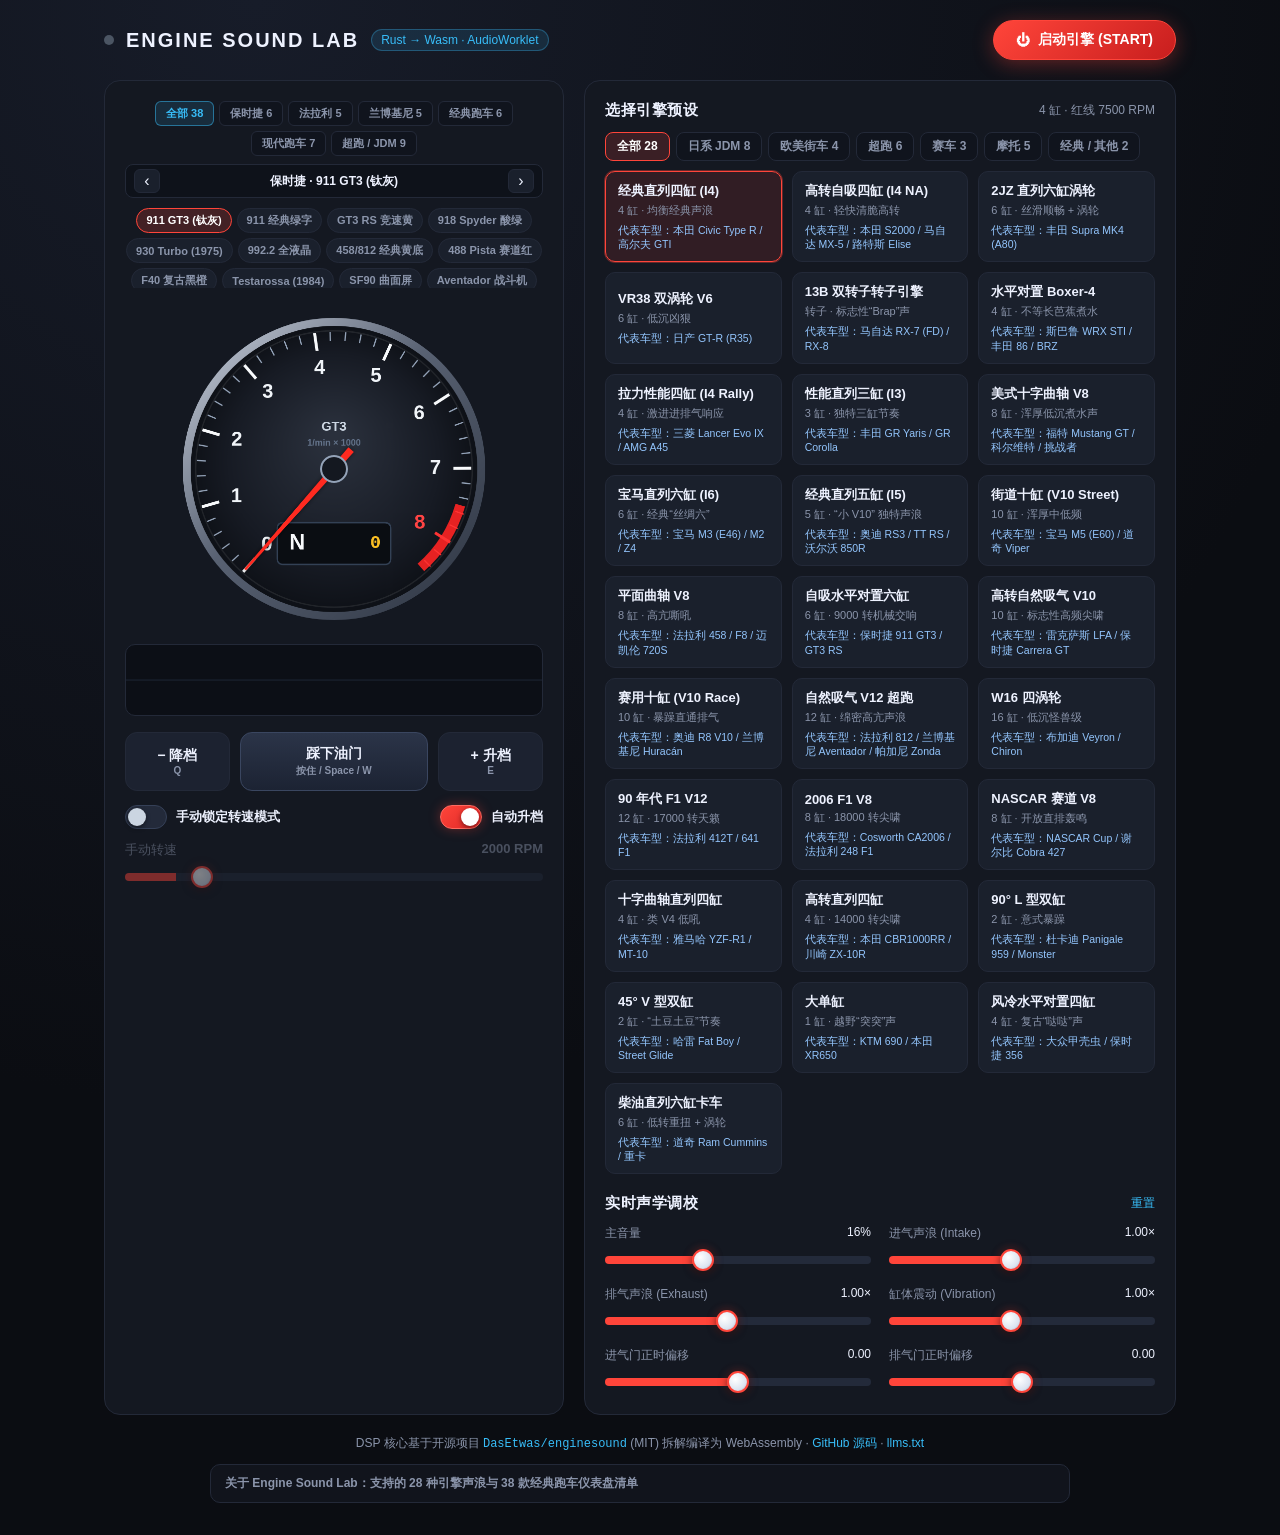
<file: web/index.html>
<!DOCTYPE html>
<html lang="zh-CN">
<head>
  <meta charset="UTF-8" />
  <meta name="viewport" content="width=device-width, initial-scale=1.0, maximum-scale=1.0, user-scalable=no, viewport-fit=cover" />
  <meta name="apple-mobile-web-app-capable" content="yes" />
  <meta name="theme-color" content="#0b0d12" />
  <title>Engine Sound Lab — 在线实时物理引擎声浪模拟器 & 38款经典跑车仪表盘 (V8/V10/V12/转子/F1)</title>
  <meta name="description" content="免费在线实时物理引擎声浪合成器（Rust + WebAssembly + Web Audio），无需录音文件即可试听 28 种引擎声浪（V8/V10/V12/13B转子/Boxer/F1/摩托）并切换 38 款保时捷、法拉利、兰博基尼、LFA、GT-R 经典与现代跑车仪表盘。" />
  <meta name="keywords" content="引擎声浪模拟器,汽车声浪在线听,engine sound simulator,跑车仪表盘,保时捷911 GT3仪表,法拉利仪表盘,兰博基尼仪表,V8声浪,V10声浪,V12声浪,13B转子引擎,WebAssembly,Web Audio" />
  <meta name="robots" content="index, follow" />
  <meta name="google-site-verification" content="ArVBio3lo26X6z1OReUumdMW5mLp6uvWn7fMLtgDK2s" />
  <link rel="canonical" href="https://senwong.github.io/engine-sound-web/" />
  <link rel="icon" type="image/svg+xml" href="favicon.svg" />

  <!-- Open Graph / Social Sharing -->
  <meta property="og:type" content="website" />
  <meta property="og:url" content="https://senwong.github.io/engine-sound-web/" />
  <meta property="og:title" content="Engine Sound Lab — 在线实时物理引擎声浪 & 38款经典跑车仪表盘" />
  <meta property="og:description" content="纯浏览器 Rust + WebAssembly 物理实时合成 28 种引擎声浪（V8/V10/V12/转子/F1/摩托），支持 38 款保时捷/法拉利/兰博基尼/JDM 仪表盘，电脑与手机即开即玩。" />
  <meta property="og:locale" content="zh_CN" />
  <meta property="og:site_name" content="Engine Sound Lab" />

  <!-- Twitter Card -->
  <meta name="twitter:card" content="summary_large_image" />
  <meta name="twitter:title" content="Engine Sound Lab — Real-Time Car Engine Sound & 38 Sports Car Clusters" />
  <meta name="twitter:description" content="Browser-based Rust + WebAssembly physical engine sound synthesizer with 28 engine presets (V8/V10/V12/Rotary/F1) and 38 interactive Porsche, Ferrari, Lamborghini & JDM tachometers." />

  <!-- Structured Data (JSON-LD) for Search Engines & AI -->
  <script type="application/ld+json">
  {
    "@context": "https://schema.org",
    "@type": "WebApplication",
    "name": "Engine Sound Lab",
    "alternateName": "在线实时物理引擎声浪与跑车仪表盘模拟器",
    "url": "https://senwong.github.io/engine-sound-web/",
    "codeRepository": "https://github.com/senwong/engine-sound-web",
    "applicationCategory": "MultimediaApplication",
    "operatingSystem": "Web, iOS, Android, macOS, Windows",
    "browserRequirements": "Requires WebAssembly and Web Audio API",
    "offers": {
      "@type": "Offer",
      "price": "0",
      "priceCurrency": "USD"
    },
    "description": "Free real-time physical internal combustion engine sound synthesizer (Rust to WebAssembly) with 28 engine presets (I4, Boxer, 2JZ, 13B Rotary, Crossplane/Flat-plane V8, V10, V12, W16, F1, Motorcycles) and 38 interactive classic and modern sports car instrument clusters (Porsche, Ferrari, Lamborghini, Lexus LFA, McLaren, Pagani, Bugatti, GT-R, S2000).",
    "featureList": [
      "Real-time physical waveguide engine sound synthesis via Rust + WebAssembly",
      "28 engine presets across JDM, EU/US street, supercars, F1 race cars, and motorcycles",
      "38 Retina-rendered classic and modern sports car tachometers",
      "Interactive throttle pedal, 6-speed shifting, rev limiter, and live acoustic tuning"
    ]
  }
  </script>

  <link rel="stylesheet" href="style.css?v=72e3b65f" />
</head>
<body>
  <div class="app">
    <header class="topbar">
      <div class="brand">
        <span class="dot" id="statusDot"></span>
        <h1>ENGINE SOUND LAB</h1>
        <span class="badge">Rust → Wasm · AudioWorklet</span>
      </div>
      <div class="top-actions">
        <button id="ignitionBtn" class="btn-ignition">
          <span class="power-icon">⏻</span>
          <span id="ignitionText">启动引擎 (START)</span>
        </button>
      </div>
    </header>

    <main class="grid">
      <!-- Left: Tachometer + Waveform + Pedal -->
      <section class="panel cluster-panel">
        <div class="cluster-bar">
          <div class="brand-tabs" id="brandTabs"></div>
          <div class="cluster-nav">
            <button id="prevClusterBtn" class="btn-mini" title="上一个表盘 ([)">‹</button>
            <span id="activeClusterLabel" class="cluster-label">911 GT3 (钛灰)</span>
            <button id="nextClusterBtn" class="btn-mini" title="下一个表盘 (])">›</button>
          </div>
        </div>

        <div class="cluster-switcher" id="clusterSwitcher"></div>

        <div class="tach-wrapper">
          <canvas id="tachCanvas" width="420" height="340"></canvas>
        </div>

        <canvas id="waveCanvas" width="420" height="72" class="wave-canvas"></canvas>

        <div class="controls-row" id="drivingDock">
          <button id="shiftDownBtn" class="btn-shift" title="快捷键 Q / ↓">
            <span class="btn-main">− 降档</span>
            <span class="btn-key">Q</span>
          </button>
          <button id="throttleBtn" class="btn-throttle" title="按住鼠标或空格 / W 键踩油门">
            <span class="btn-main">踩下油门</span>
            <span class="btn-key">按住 / Space / W</span>
          </button>
          <button id="shiftUpBtn" class="btn-shift" title="快捷键 E / ↑">
            <span class="btn-main">+ 升档</span>
            <span class="btn-key">E</span>
          </button>
        </div>

        <div class="mode-bar">
          <label class="toggle">
            <input type="checkbox" id="manualRpmToggle" />
            <span>手动锁定转速模式</span>
          </label>
          <label class="toggle">
            <input type="checkbox" id="autoShiftToggle" checked />
            <span>自动升档</span>
          </label>
        </div>

        <div class="manual-rpm-row" id="manualRpmRow" style="opacity: 0.45; pointer-events: none;">
          <label>手动转速 <strong id="manualRpmVal">2000 RPM</strong></label>
          <input type="range" id="manualRpmSlider" min="600" max="12000" step="10" value="2000" />
        </div>
      </section>

      <!-- Right: Engine Presets + Live Acoustic Tuning -->
      <section class="panel right-panel">
        <div class="section-head">
          <h2>选择引擎预设</h2>
          <span class="hint" id="activeEngineMeta">8 缸 · 红线 8000 RPM</span>
        </div>
        <div class="preset-tabs" id="presetTabs"></div>
        <div class="preset-grid" id="presetGrid"></div>

        <div class="section-head" style="margin-top: 20px;">
          <h2>实时声学调校</h2>
          <button id="resetMixBtn" class="btn-link">重置</button>
        </div>

        <div class="sliders">
          <div class="slider-item">
            <label>主音量 <span id="volVal">16%</span></label>
            <input type="range" id="volSlider" min="0" max="0.45" step="0.01" value="0.16" />
          </div>
          <div class="slider-item">
            <label>进气声浪 (Intake) <span id="intakeVal">1.00×</span></label>
            <input type="range" id="intakeSlider" min="0" max="2.2" step="0.05" value="1.0" />
          </div>
          <div class="slider-item">
            <label>排气声浪 (Exhaust) <span id="exhaustVal">1.00×</span></label>
            <input type="range" id="exhaustSlider" min="0" max="2.2" step="0.05" value="1.0" />
          </div>
          <div class="slider-item">
            <label>缸体震动 (Vibration) <span id="vibVal">1.00×</span></label>
            <input type="range" id="vibSlider" min="0" max="2.2" step="0.05" value="1.0" />
          </div>
          <div class="slider-item">
            <label>进气门正时偏移 <span id="inValveVal">0.00</span></label>
            <input type="range" id="inValveSlider" min="-0.4" max="0.4" step="0.01" value="0" />
          </div>
          <div class="slider-item">
            <label>排气门正时偏移 <span id="exValveVal">0.00</span></label>
            <input type="range" id="exValveSlider" min="-0.4" max="0.4" step="0.01" value="0" />
          </div>
        </div>
      </section>
    </main>

    <footer class="footer">
      <p>
        DSP 核心基于开源项目 <a href="https://github.com/DasEtwas/enginesound" target="_blank" rel="noopener"><code>DasEtwas/enginesound</code></a> (MIT) 拆解编译为 WebAssembly ·
        <a href="https://github.com/senwong/engine-sound-web" target="_blank" rel="noopener">GitHub 源码</a> ·
        <a href="llms.txt">llms.txt</a>
      </p>
      <details class="seo-about">
        <summary>关于 Engine Sound Lab：支持的 28 种引擎声浪与 38 款经典跑车仪表盘清单</summary>
        <div class="seo-body">
          <p><strong>Engine Sound Lab</strong> 是一款完全运行在浏览器中的免费实时物理引擎声浪合成器（Rust → WebAssembly + Web Audio API），无需任何音频录音文件，实时模拟气缸点火顺序、活塞运动与进排气声波导管共振。</p>
          <p><strong>28 种引擎声浪预设：</strong>日系 JDM（本田 Civic Type R 直四、S2000 高转自吸、丰田 Supra 2JZ-GTE 直六涡轮、日产 GT-R VR38 双涡轮 V6、马自达 RX-7 13B 双转子、斯巴鲁 WRX STI 水平对置四缸、三菱 Evo IX、GR Yaris 三缸）、欧美街车与超跑（美式十字曲轴 V8、法拉利 458 平面曲轴 V8、保时捷 911 GT3 水平对置六缸、宝马直列六缸、奥迪 RS3 直列五缸、雷克萨斯 LFA / Carrera GT 高转 V10、法拉利 812 / 兰博基尼 Aventador 自吸 V12、布加迪 W16）、F1 赛车（90 年代 F1 V12、2006 F1 V8、NASCAR V8）、经典摩托车（雅马哈 R1、本田 CBR、杜卡迪 90° L-Twin、哈雷 45° V-Twin、KTM 大单缸）以及风冷甲壳虫与重卡柴油直六。</p>
          <p><strong>38 款跑车仪表盘：</strong>涵盖保时捷（911 GT3 钛灰、911 S/T 经典绿字、GT3 RS 竞速黄、918 Spyder 酸绿、930 Turbo、992.2 全液晶）、法拉利（458/812 经典黄底、488 Pista 赛道红、F40 复古黑橙、Testarossa、SF90）、兰博基尼（Aventador 战斗机、Huracán CORSA、Countach、Miura、Revuelto）、经典跑车（奔驰 300SL 鸥翼、捷豹 E-Type、阿斯顿·马丁 DB5、谢尔比 Cobra 427、福特 GT40、宝马 E30 M3）与现代超跑/JDM（雷克萨斯 LFA、迈凯伦 P1/720S、帕加尼 Huayra、布加迪 Chiron、奥迪 R8、AMG GT、宝马 M4、科尔维特 C8、福特 GT、柯尼塞格 Jesko、GT-R R34 Nismo、Supra MK4、NSX NA1、RX-7 FD、本田 S2000）。</p>
        </div>
      </details>
    </footer>
  </div>

  <script type="module" src="main.js?v=e0958f84"></script>
</body>
</html>
</file>
<file: web/style.css>
:root {
  --bg: #0b0d12;
  --panel: #141821;
  --panel-border: #232938;
  --text: #eef2ff;
  --muted: #8b95ab;
  --accent: #ff453a;
  --accent-glow: rgba(255, 69, 58, 0.35);
  --cyan: #38bdf8;
  --green: #22c55e;
}

* {
  box-sizing: border-box;
  margin: 0;
  padding: 0;
  user-select: none;
  -webkit-user-select: none;
  -webkit-touch-callout: none;
  -webkit-tap-highlight-color: transparent;
}

html,
body {
  width: 100%;
  overflow-x: hidden;
  touch-action: manipulation;
  -webkit-text-size-adjust: 100%;
}

body {
  font-family: -apple-system, BlinkMacSystemFont, "SF Pro Display", "Segoe UI", Roboto, sans-serif;
  background: radial-gradient(circle at 20% 0%, #171c29 0%, var(--bg) 60%);
  color: var(--text);
  min-height: 100vh;
}

.app {
  width: 100%;
  max-width: 1120px;
  margin: 0 auto;
  padding: 20px 24px 32px;
}

.topbar {
  display: flex;
  justify-content: space-between;
  align-items: center;
  margin-bottom: 20px;
  gap: 16px;
  flex-wrap: wrap;
}

.brand {
  display: flex;
  align-items: center;
  gap: 12px;
}

.brand h1 {
  font-size: 20px;
  letter-spacing: 2px;
  font-weight: 800;
}

.dot {
  width: 10px;
  height: 10px;
  border-radius: 50%;
  background: #4b5563;
  transition: all 0.25s;
}

.dot.active {
  background: var(--green);
  box-shadow: 0 0 12px var(--green);
}

.badge {
  font-size: 12px;
  color: var(--cyan);
  background: rgba(56, 189, 248, 0.12);
  border: 1px solid rgba(56, 189, 248, 0.3);
  padding: 3px 9px;
  border-radius: 999px;
}

.btn-ignition {
  display: inline-flex;
  align-items: center;
  gap: 8px;
  padding: 10px 22px;
  border-radius: 999px;
  border: 1px solid var(--accent);
  background: linear-gradient(135deg, #ff453a, #c81e1e);
  color: #fff;
  font-weight: 700;
  font-size: 14px;
  cursor: pointer;
  box-shadow: 0 4px 20px var(--accent-glow);
  transition: transform 0.12s, filter 0.15s;
}

.btn-ignition:hover {
  filter: brightness(1.1);
}

.btn-ignition:active {
  transform: scale(0.97);
}

.btn-ignition.running {
  background: linear-gradient(135deg, #1f2937, #111827);
  border-color: var(--green);
  box-shadow: 0 0 16px rgba(34, 197, 94, 0.25);
}

.grid {
  display: grid;
  grid-template-columns: 460px minmax(0, 1fr);
  gap: 20px;
}

@media (max-width: 920px) {
  .grid {
    grid-template-columns: minmax(0, 1fr);
  }
}

.panel {
  background: var(--panel);
  border: 1px solid var(--panel-border);
  border-radius: 16px;
  padding: 20px;
  min-width: 0;
  max-width: 100%;
}

.cluster-panel {
  display: flex;
  flex-direction: column;
  align-items: center;
}

.cluster-bar {
  width: 100%;
  display: flex;
  flex-direction: column;
  gap: 8px;
  margin-bottom: 8px;
}

.brand-tabs {
  display: flex;
  gap: 5px;
  flex-wrap: wrap;
  justify-content: center;
}

.brand-tab {
  padding: 4px 10px;
  border-radius: 6px;
  border: 1px solid var(--panel-border);
  background: #10141d;
  color: var(--muted);
  font-size: 11px;
  font-weight: 700;
  cursor: pointer;
  transition: all 0.15s;
}

.brand-tab:hover {
  color: var(--text);
}

.brand-tab.active {
  color: var(--cyan);
  border-color: rgba(56, 189, 248, 0.5);
  background: rgba(56, 189, 248, 0.12);
}

.cluster-nav {
  display: flex;
  align-items: center;
  justify-content: space-between;
  background: #0e121a;
  border: 1px solid var(--panel-border);
  border-radius: 8px;
  padding: 4px 8px;
}

.cluster-label {
  font-size: 12px;
  font-weight: 700;
  color: var(--text);
}

.btn-mini {
  width: 26px;
  height: 24px;
  border-radius: 6px;
  border: 1px solid var(--panel-border);
  background: #1a202c;
  color: var(--text);
  font-size: 16px;
  line-height: 1;
  cursor: pointer;
}

.btn-mini:hover {
  background: #252d3f;
}

.cluster-switcher {
  display: flex;
  gap: 5px;
  width: 100%;
  margin-bottom: 8px;
  flex-wrap: wrap;
  justify-content: center;
  max-height: 82px;
  overflow-y: auto;
  padding: 2px 0;
}

.cluster-tab {
  padding: 4px 9px;
  border-radius: 999px;
  border: 1px solid var(--panel-border);
  background: #1a202c;
  color: var(--muted);
  font-size: 11px;
  font-weight: 600;
  cursor: pointer;
  transition: all 0.15s;
}

.cluster-tab:hover {
  color: var(--text);
  border-color: #3b4661;
}

.cluster-tab.active {
  color: #fff;
  background: rgba(255, 69, 58, 0.2);
  border-color: var(--accent);
}

.tach-wrapper {
  position: relative;
  width: 100%;
  max-width: 420px;
  display: flex;
  justify-content: center;
}

#tachCanvas {
  max-width: 100%;
  display: block;
}

.wave-canvas {
  width: 100%;
  max-width: 420px;
  height: 72px;
  border-radius: 10px;
  background: #0c0f16;
  border: 1px solid var(--panel-border);
  margin: 10px 0 16px;
}

.controls-row {
  display: grid;
  grid-template-columns: 1fr 1.8fr 1fr;
  gap: 10px;
  width: 100%;
}

.btn-shift,
.btn-throttle {
  display: flex;
  flex-direction: column;
  align-items: center;
  justify-content: center;
  gap: 2px;
  padding: 12px 10px;
  border-radius: 12px;
  border: 1px solid var(--panel-border);
  background: #1c2230;
  color: var(--text);
  font-weight: 700;
  font-size: 13px;
  cursor: pointer;
  user-select: none;
  -webkit-user-select: none;
  -webkit-touch-callout: none;
  touch-action: manipulation;
  transition: all 0.1s;
}

.btn-main {
  font-size: 14px;
  font-weight: 800;
  line-height: 1.2;
}

.btn-key {
  font-size: 10px;
  color: var(--muted);
  font-weight: 600;
}

.btn-throttle.pressed .btn-key {
  color: rgba(255, 255, 255, 0.85);
}

.btn-throttle {
  touch-action: none;
}

.btn-shift:hover {
  background: #252d3f;
}

.btn-throttle {
  background: linear-gradient(180deg, #2b3448, #1c2333);
  border-color: #3a4660;
}

.btn-throttle.pressed {
  background: linear-gradient(180deg, #ff453a, #b91c1c);
  border-color: #ff6b61;
  box-shadow: 0 0 20px var(--accent-glow);
  transform: translateY(1px);
}

.mode-bar {
  display: flex;
  justify-content: space-between;
  width: 100%;
  margin-top: 14px;
  font-size: 13px;
  color: var(--muted);
}

.toggle {
  display: inline-flex;
  align-items: center;
  gap: 9px;
  cursor: pointer;
  color: var(--text);
  font-weight: 600;
}

.toggle input[type="checkbox"] {
  -webkit-appearance: none;
  appearance: none;
  position: relative;
  width: 42px;
  height: 24px;
  border-radius: 999px;
  background: #232a3a;
  border: 1px solid #354057;
  cursor: pointer;
  flex-shrink: 0;
  transition: background 0.2s, border-color 0.2s, box-shadow 0.2s;
}

.toggle input[type="checkbox"]::after {
  content: "";
  position: absolute;
  top: 2px;
  left: 2px;
  width: 18px;
  height: 18px;
  border-radius: 50%;
  background: #cbd5e1;
  box-shadow: 0 2px 5px rgba(0, 0, 0, 0.45);
  transition: transform 0.2s cubic-bezier(0.22, 1, 0.36, 1), background 0.2s;
}

.toggle input[type="checkbox"]:checked {
  background: linear-gradient(135deg, #ff453a, #dc2626);
  border-color: #ff6b61;
  box-shadow: 0 0 12px rgba(255, 69, 58, 0.35);
}

.toggle input[type="checkbox"]:checked::after {
  transform: translateX(18px);
  background: #ffffff;
}

.manual-rpm-row {
  width: 100%;
  margin-top: 12px;
  transition: opacity 0.2s;
}

.manual-rpm-row label {
  display: flex;
  justify-content: space-between;
  font-size: 13px;
  color: var(--muted);
  margin-bottom: 6px;
}

.section-head {
  display: flex;
  justify-content: space-between;
  align-items: center;
  margin-bottom: 12px;
}

.section-head h2 {
  font-size: 15px;
  letter-spacing: 0.5px;
}

.hint {
  font-size: 12px;
  color: var(--muted);
}

.btn-link {
  background: none;
  border: none;
  color: var(--cyan);
  font-size: 12px;
  cursor: pointer;
}

.preset-tabs {
  display: flex;
  gap: 6px;
  flex-wrap: wrap;
  margin-bottom: 10px;
}

.preset-tab {
  padding: 5px 11px;
  border-radius: 8px;
  border: 1px solid var(--panel-border);
  background: #10141d;
  color: var(--muted);
  font-size: 12px;
  font-weight: 700;
  cursor: pointer;
}

.preset-tab.active {
  color: #fff;
  border-color: var(--accent);
  background: rgba(255, 69, 58, 0.16);
}

.preset-grid {
  display: grid;
  grid-template-columns: repeat(auto-fill, minmax(175px, 1fr));
  gap: 10px;
}

.preset-card {
  text-align: left;
  padding: 10px 12px;
  border-radius: 10px;
  border: 1px solid var(--panel-border);
  background: #1a202c;
  color: var(--text);
  cursor: pointer;
  transition: all 0.15s;
}

.preset-card:hover {
  border-color: #3b4661;
  background: #202736;
}

.preset-card.active {
  border-color: var(--accent);
  background: rgba(255, 69, 58, 0.12);
  box-shadow: 0 0 0 1px rgba(255, 69, 58, 0.35);
}

.preset-card .title {
  font-size: 13px;
  font-weight: 700;
  margin-bottom: 3px;
}

.preset-card .sub {
  font-size: 11px;
  color: var(--muted);
  margin-bottom: 5px;
}

.preset-card .cars {
  font-size: 10.5px;
  color: #93c5fd;
  line-height: 1.35;
}

.sliders {
  display: grid;
  grid-template-columns: 1fr 1fr;
  gap: 14px 18px;
}

@media (max-width: 560px) {
  .sliders {
    grid-template-columns: 1fr;
  }
}

.slider-item label {
  display: flex;
  justify-content: space-between;
  font-size: 12px;
  color: var(--muted);
  margin-bottom: 6px;
}

.slider-item span {
  color: var(--text);
  font-variant-numeric: tabular-nums;
}

input[type="range"] {
  -webkit-appearance: none;
  appearance: none;
  width: 100%;
  height: 8px;
  border-radius: 999px;
  background: linear-gradient(
    90deg,
    var(--accent) 0%,
    var(--accent) var(--pct, 50%),
    #232a3a var(--pct, 50%),
    #232a3a 100%
  );
  outline: none;
  cursor: pointer;
  margin: 8px 0;
  touch-action: pan-y;
}

input[type="range"]::-webkit-slider-thumb {
  -webkit-appearance: none;
  appearance: none;
  width: 22px;
  height: 22px;
  border-radius: 50%;
  background: radial-gradient(circle at 35% 35%, #ffffff, #dbe3f0 65%, #94a3b8 100%);
  border: 2.5px solid var(--accent);
  box-shadow: 0 2px 8px rgba(0, 0, 0, 0.55), 0 0 10px rgba(255, 69, 58, 0.35);
  transition: transform 0.12s, box-shadow 0.12s;
}

input[type="range"]::-webkit-slider-thumb:active {
  transform: scale(1.15);
  box-shadow: 0 2px 10px rgba(0, 0, 0, 0.65), 0 0 16px rgba(255, 69, 58, 0.65);
}

input[type="range"]::-moz-range-thumb {
  width: 22px;
  height: 22px;
  border-radius: 50%;
  background: radial-gradient(circle at 35% 35%, #ffffff, #dbe3f0 65%, #94a3b8 100%);
  border: 2.5px solid var(--accent);
  box-shadow: 0 2px 8px rgba(0, 0, 0, 0.55);
}

.footer {
  margin-top: 20px;
  text-align: center;
  font-size: 12px;
  color: var(--muted);
}

.footer a {
  color: var(--cyan);
  text-decoration: none;
}

.footer a:hover {
  text-decoration: underline;
}

.footer code {
  color: var(--cyan);
}

.seo-about {
  margin: 12px auto 0;
  max-width: 860px;
  text-align: left;
  background: rgba(20, 24, 33, 0.7);
  border: 1px solid var(--panel-border);
  border-radius: 10px;
  padding: 10px 14px;
}

.seo-about summary {
  cursor: pointer;
  color: var(--muted);
  font-weight: 600;
  list-style: none;
}

.seo-about summary::-webkit-details-marker {
  display: none;
}

.seo-about .seo-body {
  margin-top: 10px;
  line-height: 1.65;
  color: #9aa4b8;
  display: flex;
  flex-direction: column;
  gap: 8px;
}

.seo-about strong {
  color: var(--text);
}

/* Mobile Responsive Cockpit Design */
@media (max-width: 768px) {
  .app {
    padding: 12px 12px calc(108px + env(safe-area-inset-bottom, 0px));
  }

  .topbar {
    margin-bottom: 12px;
    gap: 10px;
  }

  .brand h1 {
    font-size: 16px;
    letter-spacing: 1.2px;
  }

  .badge {
    display: none;
  }

  .top-actions {
    width: 100%;
  }

  .btn-ignition {
    width: 100%;
    min-height: 50px;
    padding: 12px 18px;
    font-size: 15px;
    justify-content: center;
    border-radius: 14px;
  }

  .panel {
    padding: 14px 12px;
    border-radius: 16px;
  }

  /* Bigger tap targets for cluster switcher on mobile */
  .brand-tabs {
    width: 100%;
    max-width: 100%;
    min-width: 0;
    flex-wrap: nowrap;
    overflow-x: auto;
    justify-content: flex-start;
    -webkit-overflow-scrolling: touch;
    scrollbar-width: none;
    padding-bottom: 2px;
  }

  .brand-tabs::-webkit-scrollbar {
    display: none;
  }

  .brand-tab {
    flex: 0 0 auto;
    padding: 8px 14px;
    font-size: 13px;
    border-radius: 10px;
  }

  .cluster-nav {
    padding: 6px 8px;
    border-radius: 12px;
  }

  .cluster-label {
    font-size: 14px;
  }

  .btn-mini {
    width: 42px;
    height: 38px;
    font-size: 22px;
    border-radius: 10px;
  }

  .cluster-switcher {
    width: 100%;
    max-width: 100%;
    min-width: 0;
    flex-wrap: nowrap;
    overflow-x: auto;
    justify-content: flex-start;
    max-height: none;
    -webkit-overflow-scrolling: touch;
    scrollbar-width: none;
    gap: 8px;
    padding: 4px 0 6px;
  }

  .cluster-switcher::-webkit-scrollbar {
    display: none;
  }

  .cluster-tab {
    flex: 0 0 auto;
    padding: 8px 14px;
    font-size: 13px;
  }

  .wave-canvas {
    height: auto;
    margin: 6px 0 10px;
  }

  .mode-bar {
    font-size: 14px;
    margin-top: 10px;
    gap: 12px;
  }

  .toggle input[type="checkbox"] {
    width: 46px;
    height: 26px;
  }

  .toggle input[type="checkbox"]::after {
    width: 20px;
    height: 20px;
  }

  .toggle input[type="checkbox"]:checked::after {
    transform: translateX(20px);
  }

  /* Sticky bottom thumb-first Driving Dock */
  .controls-row {
    position: fixed;
    left: 0;
    right: 0;
    bottom: 0;
    z-index: 50;
    padding: 10px 12px calc(12px + env(safe-area-inset-bottom, 0px));
    background: rgba(11, 13, 18, 0.94);
    backdrop-filter: blur(14px);
    -webkit-backdrop-filter: blur(14px);
    border-top: 1px solid rgba(255, 255, 255, 0.1);
    grid-template-columns: 1fr 2.1fr 1fr;
    gap: 10px;
    box-shadow: 0 -8px 28px rgba(0, 0, 0, 0.55);
  }

  .btn-shift,
  .btn-throttle {
    min-height: 64px;
    border-radius: 14px;
    padding: 10px 8px;
  }

  .btn-main {
    font-size: 16px;
  }

  .btn-shift .btn-key {
    display: none;
  }

  .btn-throttle .btn-key {
    font-size: 11px;
  }

  .btn-throttle {
    background: linear-gradient(180deg, #ff453a, #b91c1c);
    border-color: #ff6b61;
    box-shadow: 0 4px 18px rgba(255, 69, 58, 0.35);
  }

  .btn-throttle.pressed {
    transform: scale(0.97);
    filter: brightness(1.18);
  }

  /* Spacious touch cards & oversized slider knobs */
  .preset-tabs {
    flex-wrap: nowrap;
    overflow-x: auto;
    scrollbar-width: none;
    -webkit-overflow-scrolling: touch;
    min-width: 0;
  }

  .preset-tabs::-webkit-scrollbar {
    display: none;
  }

  .preset-tab {
    flex: 0 0 auto;
    padding: 8px 14px;
    font-size: 13px;
  }

  .preset-grid {
    grid-template-columns: repeat(2, minmax(0, 1fr));
    gap: 10px;
  }

  .preset-card {
    padding: 12px 11px;
    border-radius: 12px;
  }

  .preset-card .title {
    font-size: 13px;
  }

  .preset-card .sub {
    font-size: 11px;
  }

  .preset-card .cars {
    font-size: 10.5px;
  }

  .slider-item {
    background: #10141e;
    border: 1px solid #1e2536;
    border-radius: 12px;
    padding: 12px 14px;
  }

  .slider-item label {
    font-size: 13.5px;
    margin-bottom: 10px;
  }

  input[type="range"] {
    height: 10px;
    margin: 6px 0 2px;
  }

  input[type="range"]::-webkit-slider-thumb {
    width: 26px;
    height: 26px;
  }

  .footer {
    margin-bottom: 8px;
  }
}
</file>
